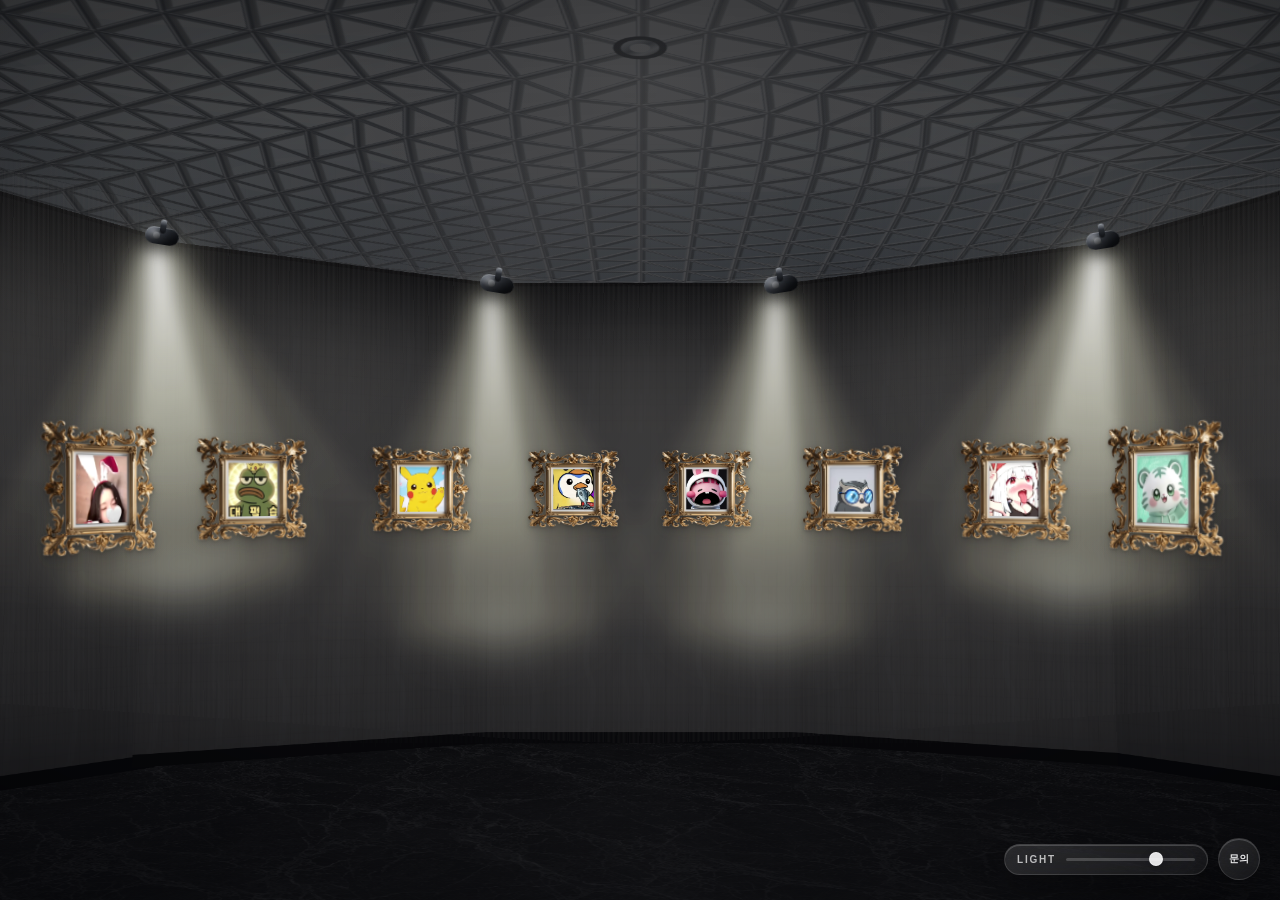
<file: index.html>
<!DOCTYPE html>
<html lang="ko">

<head>
  <meta charset="UTF-8">
  <meta name="viewport" content="width=device-width, initial-scale=1.0">
  <meta http-equiv="Cache-Control" content="no-cache, no-store, must-revalidate">
  <meta http-equiv="Pragma" content="no-cache">
  <meta http-equiv="Expires" content="0">
  <meta name="description" content="액자 속 스티커팩을 둘러보는 Sticker Museum 갤러리입니다.">
  <meta property="og:type" content="website">
  <meta property="og:title" content="Sticker Museum">
  <meta property="og:description" content="액자 속 스티커팩을 둘러보는 Sticker Museum 갤러리입니다.">
  <meta property="og:image" content="https://sticker-museum.vercel.app/site-thumbnail.jpg?v=20260316d">
  <meta property="og:image:width" content="1080">
  <meta property="og:image:height" content="1080">
  <meta property="og:image:alt" content="Sticker Museum thumbnail">
  <meta name="twitter:card" content="summary_large_image">
  <meta name="twitter:title" content="Sticker Museum">
  <meta name="twitter:description" content="액자 속 스티커팩을 둘러보는 Sticker Museum 갤러리입니다.">
  <meta name="twitter:image" content="https://sticker-museum.vercel.app/site-thumbnail.jpg?v=20260316d">
  <title>Sticker Museum</title>
  <link rel="icon" type="image/jpeg" href="./site-thumbnail.jpg?v=20260316d">
  <link rel="apple-touch-icon" href="./site-thumbnail.jpg?v=20260316d">
  <link rel="preload" href="./gallery_scene_wall_refined4.png?v=20260316b" as="image">
  <link rel="stylesheet" href="./gallery.css?v=20260316b">
</head>

<body class="gallery-page">
  <div class="gallery-backdrop" aria-hidden="true">
    <img src="./gallery_scene_wall_refined4.png?v=20260316b" alt="">
  </div>

  <main class="gallery-stage-wrap">
    <h1 class="sr-only">Sticker Museum Gallery</h1>
    <section class="gallery-stage" id="galleryStage" aria-label="스티커 갤러리">
      <div class="gallery-scene-layer" id="gallerySceneLayer">
        <img class="gallery-scene" id="galleryScene" alt="액자가 전시된 스티커 뮤지엄 전경" draggable="false">
        <div class="gallery-light-layer" id="galleryLightLayer" aria-hidden="true"></div>
        <div class="gallery-hit-layer" id="galleryHitLayer" aria-label="전시 액자 목록"></div>
      </div>
    </section>
  </main>

  <aside class="gallery-controls" aria-label="갤러리 조명 조절">
    <label class="gallery-control-panel" for="galleryDarkness">
      <span class="gallery-control-panel__icon" aria-hidden="true">Light</span>
      <input
        class="gallery-control-panel__slider"
        id="galleryDarkness"
        type="range"
        min="0"
        max="100"
        value="72"
        step="1"
        aria-label="배경 어둡기"
      >
    </label>
    <a
      class="gallery-contact-button"
      href="https://t.me/StickerOrnn"
      target="_blank"
      rel="noreferrer noopener"
      aria-label="문의하기"
      title="문의하기"
    >
      문의
    </a>
  </aside>

  <script type="module" src="./gallery.js?v=20260316b"></script>
</body>

</html>
</file>
<file: gallery.css>
:root {
  color-scheme: dark;
  --gallery-scene-scale: 1;
  --gallery-scene-offset-x: 0%;
  --gallery-darkness-level: 0;
  --spotlight-warm-rgb: 255 236 198;
  --spotlight-hot-rgb: 255 249 233;
}

* {
  box-sizing: border-box;
}

html,
body {
  margin: 0;
  min-height: 100%;
}

body {
  overflow: hidden;
  background: #111318;
  color: #fff;
  font-family: -apple-system, BlinkMacSystemFont, "Segoe UI", sans-serif;
}

.gallery-page {
  position: relative;
  min-height: 100vh;
  display: grid;
  place-items: center;
  overflow: hidden;
}

.gallery-backdrop,
.gallery-backdrop::after {
  position: absolute;
  inset: 0;
}

.gallery-backdrop {
  overflow: hidden;
}

.gallery-backdrop img {
  width: 100%;
  height: 100%;
  object-fit: cover;
  filter:
    blur(42px)
    saturate(calc(0.68 - var(--gallery-darkness-level) * 0.08))
    brightness(calc(0.22 - var(--gallery-darkness-level) * 0.08));
  transform: scale(1.06);
}

.gallery-backdrop::after {
  content: "";
  background:
    radial-gradient(circle at 50% 18%, rgba(255, 255, 255, 0.04), transparent 28%),
    linear-gradient(
      180deg,
      rgba(4, 6, 10, calc(0.6 + var(--gallery-darkness-level) * 0.18)),
      rgba(4, 6, 10, calc(0.82 + var(--gallery-darkness-level) * 0.12))
    );
  pointer-events: none;
}

.gallery-stage-wrap {
  position: relative;
  z-index: 1;
  width: 100vw;
  height: 100vh;
}

.gallery-stage {
  position: relative;
  width: 100%;
  height: 100%;
  overflow: hidden;
}

.gallery-scene-layer {
  position: absolute;
  left: 50%;
  top: 50%;
  width: max(100vw, 177.78vh);
  height: max(100vh, 56.25vw);
  transform: translate(calc(-50% + var(--gallery-scene-offset-x)), -50%) scale(var(--gallery-scene-scale));
  transform-origin: center center;
}

.gallery-scene {
  position: absolute;
  inset: 0;
  width: 100%;
  height: 100%;
  display: block;
  object-fit: fill;
  filter:
    brightness(calc(0.58 - var(--gallery-darkness-level) * 0.18))
    saturate(calc(0.82 - var(--gallery-darkness-level) * 0.08))
    contrast(1.02);
  user-select: none;
  -webkit-user-drag: none;
}

.gallery-light-layer {
  position: absolute;
  inset: 0;
  pointer-events: none;
  z-index: 2;
  overflow: visible;
}

.gallery-light-layer::before {
  content: "";
  position: absolute;
  inset: 0;
  background:
    radial-gradient(circle at 18% 24%, rgba(255, 246, 224, 0.05), transparent 24%),
    radial-gradient(circle at 82% 24%, rgba(255, 246, 224, 0.05), transparent 24%),
    radial-gradient(circle at 50% 10%, rgba(255, 252, 240, 0.03), transparent 24%),
    linear-gradient(
      180deg,
      rgba(5, 6, 11, calc(0.24 + var(--gallery-darkness-level) * 0.18)),
      rgba(5, 6, 11, calc(0.42 + var(--gallery-darkness-level) * 0.22))
    );
}

.gallery-light-map {
  position: absolute;
  inset: 0;
  width: 100%;
  height: 100%;
  display: block;
  pointer-events: none;
  object-fit: fill;
  filter: blur(8px) saturate(1.1) brightness(1.04);
  mix-blend-mode: screen;
  opacity: 0.94;
  transform: translateZ(0);
}

.gallery-light-fixture {
  position: absolute;
  width: clamp(34px, 2.35vw, 46px);
  height: clamp(17px, 1.15vw, 22px);
  border-radius: 999px;
  transform: translate(-50%, -50%) rotate(var(--fixture-rotate, 0deg));
  background:
    radial-gradient(circle at 24% 34%, rgba(255, 255, 255, 0.28), transparent 26%),
    linear-gradient(145deg, rgba(138, 144, 154, 0.98), rgba(54, 58, 65, 0.98) 34%, rgba(15, 17, 21, 0.98) 76%, rgba(7, 8, 10, 0.98));
  box-shadow:
    inset 0 1px 0 rgba(255, 255, 255, 0.22),
    inset -10px -6px 12px rgba(0, 0, 0, 0.26),
    0 8px 14px rgba(0, 0, 0, 0.26);
  pointer-events: none;
}

.gallery-light-fixture::before {
  content: "";
  position: absolute;
  left: 50%;
  top: -50%;
  width: clamp(6px, 0.44vw, 8px);
  height: clamp(14px, 0.9vw, 18px);
  transform: translateX(-50%);
  border-radius: 999px;
  background: linear-gradient(180deg, rgba(150, 156, 165, 0.9), rgba(40, 43, 49, 0.96) 42%, rgba(12, 14, 17, 0.98));
  box-shadow: inset 0 1px 0 rgba(255, 255, 255, 0.18);
}

.gallery-light-fixture::after {
  content: "";
  position: absolute;
  left: 24%;
  top: 28%;
  width: 20%;
  height: 44%;
  border-radius: 999px;
  background: linear-gradient(180deg, rgba(255, 255, 255, 0.24), rgba(255, 236, 198, 0.08));
  box-shadow:
    0 0 18px rgba(255, 246, 221, 0.18),
    0 0 28px rgba(255, 236, 198, 0.08);
}

.gallery-hit-layer {
  position: absolute;
  inset: 0;
  overflow: visible;
  pointer-events: none;
  z-index: 3;
}

.gallery-hotspot {
  position: absolute;
  display: block;
  border: 0;
  background: transparent;
  color: inherit;
  cursor: pointer;
  text-decoration: none;
  pointer-events: auto;
  -webkit-tap-highlight-color: transparent;
  transform: perspective(900px) rotateY(var(--slot-tilt-y, 0deg)) rotateZ(var(--slot-tilt-z, 0deg)) scale(var(--slot-scale, 1));
  transform-origin: var(--slot-origin-x, 50%) 50%;
  transition: transform 0.18s ease, filter 0.18s ease, opacity 0.18s ease;
  will-change: transform, filter, opacity;
  z-index: 2;
  filter:
    brightness(var(--slot-lightness, 0.78))
    saturate(var(--slot-saturation, 0.94))
    drop-shadow(0 4px 7px rgba(24, 18, 10, 0.16))
    drop-shadow(0 1px 2px rgba(18, 12, 8, 0.14));
}

.gallery-hotspot::before {
  content: "";
  position: absolute;
  inset: 10% 14% 9%;
  border-radius: 18px;
  background:
    radial-gradient(ellipse at center, rgba(12, 9, 7, 0.28) 0%, rgba(12, 9, 7, 0.16) 34%, rgba(12, 9, 7, 0.06) 56%, rgba(12, 9, 7, 0) 76%);
  filter: blur(10px);
  transform: translateY(6px) scale(0.96);
  transform-origin: center center;
  pointer-events: none;
  z-index: 0;
}

.gallery-hotspot:focus-visible {
  outline: none;
}

.gallery-hotspot:hover,
.gallery-hotspot:focus-visible {
  z-index: 4;
  transform: perspective(900px) rotateY(var(--slot-tilt-y, 0deg)) rotateZ(var(--slot-tilt-z, 0deg)) translateY(-2px) scale(var(--slot-hover-scale, 1.03));
  filter:
    brightness(var(--slot-lightness-hover, 0.86))
    saturate(var(--slot-saturation-hover, 0.98))
    drop-shadow(0 6px 10px rgba(24, 18, 10, 0.2))
    drop-shadow(0 2px 4px rgba(18, 12, 8, 0.16));
}

.gallery-hotspot:hover::before,
.gallery-hotspot:focus-visible::before {
  filter: blur(12px);
  transform: translateY(7px) scale(0.98);
}

.gallery-hotspot--lit {
  --slot-lightness: 1.03;
  --slot-saturation: 1.01;
  --slot-lightness-hover: 1.06;
  --slot-saturation-hover: 1.03;
}

.gallery-hotspot__art {
  position: absolute;
  display: block;
  overflow: hidden;
  z-index: 1;
  background: #efebe4;
  box-shadow:
    inset 0 0 0 1px rgba(58, 44, 30, 0.08),
    inset 0 8px 14px rgba(255, 255, 255, 0.06);
}

.gallery-hotspot__art-media {
  position: absolute;
  inset: 0;
  width: 100%;
  height: 100%;
  display: block;
  object-fit: cover;
  object-position: center center;
  transform: scale(1.05);
  filter: saturate(1.02) contrast(1.02);
  user-select: none;
  -webkit-user-drag: none;
}

.gallery-hotspot__frame {
  position: absolute;
  inset: 0;
  width: 100%;
  height: 100%;
  display: block;
  object-fit: contain;
  z-index: 2;
  user-select: none;
  -webkit-user-drag: none;
  pointer-events: none;
  filter:
    drop-shadow(0 1px 1px rgba(0, 0, 0, 0.12))
    drop-shadow(0 2px 3px rgba(18, 12, 8, 0.08));
}

.gallery-spotlight {
  position: absolute;
  pointer-events: none;
  transform: rotate(var(--spot-rotate, 0deg));
  transform-origin: top center;
  opacity: 0.98;
  filter: blur(9px) saturate(1.04) brightness(1.01);
  --spot-intensity: 1;
  --spot-haze-width: 94%;
  --spot-core-width: 36%;
  --spot-rim-width: 80%;
  --spot-pool-width: 76%;
  --spot-pool-lift: -2%;
  --spot-head-rotate: 0deg;
  --spot-head-scale: 1;
  --spot-flare-shift: 0%;
  --spot-breath-duration: 8.6s;
  --spot-dust-duration: 15s;
}

.gallery-spotlight__stem,
.gallery-spotlight__yoke,
.gallery-spotlight__head,
.gallery-spotlight__lens,
.gallery-spotlight__bloom,
.gallery-spotlight__beam-haze,
.gallery-spotlight__beam-core,
.gallery-spotlight__beam-rim,
.gallery-spotlight__beam-dust,
.gallery-spotlight__pool,
.gallery-spotlight__reflect {
  position: absolute;
  left: 50%;
  transform: translateX(-50%);
}

.gallery-spotlight__stem {
  top: -1.6%;
  width: clamp(6px, 0.45vw, 8px);
  height: 14%;
  border-radius: 999px;
  background: linear-gradient(180deg, rgba(148, 154, 163, 0.92), rgba(42, 46, 52, 0.96) 38%, rgba(9, 11, 14, 0.98));
  box-shadow:
    inset 0 1px 0 rgba(255, 255, 255, 0.24),
    0 6px 12px rgba(0, 0, 0, 0.3);
}

.gallery-spotlight__stem::after {
  content: "";
  position: absolute;
  left: 50%;
  bottom: -9%;
  width: clamp(16px, 1vw, 20px);
  height: clamp(6px, 0.42vw, 8px);
  transform: translateX(-50%);
  border-radius: 999px;
  background: linear-gradient(180deg, rgba(134, 139, 148, 0.82), rgba(32, 35, 40, 0.94));
  box-shadow: 0 2px 6px rgba(0, 0, 0, 0.24);
}

.gallery-spotlight__yoke {
  top: 5.8%;
  width: clamp(36px, 2.7vw, 48px);
  height: clamp(16px, 1.15vw, 22px);
  border-width: 0 2px 2px;
  border-style: solid;
  border-color: rgba(135, 142, 150, 0.54) rgba(58, 62, 68, 0.78) rgba(16, 18, 22, 0.88);
  border-radius: 0 0 18px 18px;
  transform: translateX(-50%) rotate(var(--spot-head-rotate));
  background: linear-gradient(180deg, rgba(255, 255, 255, 0.06), rgba(18, 20, 24, 0.18));
  box-shadow:
    inset 0 1px 0 rgba(255, 255, 255, 0.12),
    0 6px 10px rgba(0, 0, 0, 0.22);
}

.gallery-spotlight__head {
  top: 7.4%;
  width: clamp(40px, 3.4vw, 58px);
  height: clamp(18px, 1.7vw, 28px);
  transform: translateX(-50%) rotate(var(--spot-head-rotate)) scale(var(--spot-head-scale));
  border-radius: 999px;
  background:
    radial-gradient(circle at 24% 28%, rgba(255, 255, 255, 0.34), transparent 22%),
    linear-gradient(140deg, rgba(126, 132, 142, 0.96), rgba(56, 61, 69, 0.98) 32%, rgba(18, 20, 24, 0.98) 74%, rgba(7, 8, 10, 0.98));
  box-shadow:
    inset 0 1px 0 rgba(255, 255, 255, 0.28),
    inset -12px -8px 14px rgba(0, 0, 0, 0.3),
    0 10px 18px rgba(0, 0, 0, 0.34);
}

.gallery-spotlight__head::before {
  content: "";
  position: absolute;
  inset: 18% 10% auto auto;
  width: 42%;
  height: 64%;
  border-radius: 999px;
  background:
    repeating-linear-gradient(
      90deg,
      rgba(255, 255, 255, 0.12) 0 2px,
      rgba(0, 0, 0, 0.08) 2px 4px
    ),
    linear-gradient(180deg, rgba(58, 62, 68, 0.82), rgba(18, 20, 24, 0.88));
  opacity: 0.74;
}

.gallery-spotlight__head::after {
  content: "";
  position: absolute;
  left: 10%;
  top: 22%;
  width: 24%;
  height: 56%;
  border-radius: 999px;
  background: linear-gradient(180deg, rgba(255, 255, 255, 0.22), rgba(24, 26, 30, 0.12));
  opacity: 0.72;
}

.gallery-spotlight__lens {
  top: 10.6%;
  width: clamp(16px, 1.18vw, 20px);
  height: clamp(8px, 0.58vw, 11px);
  transform: translateX(calc(-50% + var(--spot-flare-shift)));
  border-radius: 999px;
  background:
    radial-gradient(circle at 50% 34%, rgba(255, 255, 255, 0.88), rgba(255, 236, 191, 0.82) 34%, rgba(86, 104, 122, 0.6) 68%, rgba(6, 7, 10, 0.94) 100%);
  box-shadow:
    0 0 18px rgba(255, 248, 225, 0.32),
    0 0 30px rgba(255, 232, 183, 0.12);
  mix-blend-mode: screen;
}

.gallery-spotlight__bloom {
  top: 8.4%;
  width: clamp(38px, 3vw, 54px);
  height: clamp(18px, 1.4vw, 24px);
  transform: translateX(calc(-50% + var(--spot-flare-shift)));
  border-radius: 50%;
  background: radial-gradient(ellipse at center, rgba(255, 249, 233, 0.42), rgba(255, 236, 198, 0.18) 44%, rgba(255, 236, 198, 0) 74%);
  filter: blur(8px);
  mix-blend-mode: screen;
  opacity: calc(0.88 * var(--spot-intensity));
}

.gallery-spotlight__beam-haze,
.gallery-spotlight__beam-core,
.gallery-spotlight__beam-rim,
.gallery-spotlight__beam-dust,
.gallery-spotlight__pool,
.gallery-spotlight__reflect {
  transform-origin: top center;
  mix-blend-mode: screen;
  overflow: visible;
  isolation: isolate;
}

.gallery-spotlight__beam-haze {
  top: 12%;
  width: var(--spot-haze-width);
  height: 92%;
  clip-path: polygon(45% 0%, 55% 0%, 100% 100%, 0% 100%);
  background:
    linear-gradient(90deg, rgba(255, 236, 198, 0) 0%, rgba(255, 236, 198, 0.08) 18%, rgba(255, 236, 198, 0.18) 50%, rgba(255, 236, 198, 0.08) 82%, rgba(255, 236, 198, 0) 100%),
    radial-gradient(ellipse at 50% 8%, rgba(255, 249, 233, 0.22), rgba(255, 249, 233, 0.08) 24%, rgba(255, 249, 233, 0) 52%),
    radial-gradient(ellipse at center, rgba(255, 240, 206, 0.2) 0%, rgba(255, 236, 198, 0.14) 32%, rgba(255, 236, 198, 0.06) 58%, rgba(255, 236, 198, 0) 82%),
    linear-gradient(180deg, rgba(255, 236, 198, 0.2) 0%, rgba(255, 236, 198, 0.13) 26%, rgba(255, 236, 198, 0.06) 56%, rgba(255, 236, 198, 0) 100%);
  filter: blur(54px);
  opacity: calc(0.56 * var(--spot-intensity));
  -webkit-mask-image: radial-gradient(ellipse 96% 100% at 50% 0%, rgba(0, 0, 0, 0.96) 0%, rgba(0, 0, 0, 0.84) 18%, rgba(0, 0, 0, 0.58) 44%, rgba(0, 0, 0, 0.2) 74%, transparent 100%);
  mask-image: radial-gradient(ellipse 96% 100% at 50% 0%, rgba(0, 0, 0, 0.96) 0%, rgba(0, 0, 0, 0.84) 18%, rgba(0, 0, 0, 0.58) 44%, rgba(0, 0, 0, 0.2) 74%, transparent 100%);
  animation: galleryBeamBreath var(--spot-breath-duration) ease-in-out infinite;
}

.gallery-spotlight__beam-haze::before {
  content: "";
  position: absolute;
  inset: -8% -24% 6%;
  background:
    linear-gradient(90deg, rgba(255, 236, 198, 0) 0%, rgba(255, 241, 209, 0.16) 22%, rgba(255, 243, 213, 0.26) 50%, rgba(255, 241, 209, 0.16) 78%, rgba(255, 236, 198, 0) 100%),
    linear-gradient(180deg, rgba(255, 243, 213, 0.16) 0%, rgba(255, 236, 198, 0.08) 46%, rgba(255, 236, 198, 0) 100%);
  filter: blur(40px);
  opacity: 0.7;
}

.gallery-spotlight__beam-haze::after {
  content: "";
  position: absolute;
  inset: -2% -16% 6%;
  background: radial-gradient(ellipse at center, rgba(255, 246, 221, 0.24), rgba(255, 236, 198, 0.08) 46%, rgba(255, 236, 198, 0) 76%);
  filter: blur(34px);
  opacity: 0.7;
}

.gallery-spotlight__beam-core {
  top: 14%;
  width: var(--spot-core-width);
  height: 86%;
  clip-path: polygon(44.8% 0%, 55.2% 0%, 81% 100%, 19% 100%);
  background:
    linear-gradient(90deg, rgba(255, 249, 233, 0) 0%, rgba(255, 249, 233, 0.18) 20%, rgba(255, 249, 233, 0.34) 50%, rgba(255, 249, 233, 0.18) 80%, rgba(255, 249, 233, 0) 100%),
    radial-gradient(ellipse at 50% 0%, rgba(255, 255, 255, 0.34), rgba(255, 255, 255, 0.1) 28%, rgba(255, 255, 255, 0) 64%),
    radial-gradient(ellipse at center, rgba(255, 248, 226, 0.42) 0%, rgba(255, 242, 214, 0.28) 34%, rgba(255, 236, 198, 0.12) 58%, rgba(255, 236, 198, 0) 78%),
    linear-gradient(180deg, rgba(255, 249, 233, 0.48) 0%, rgba(255, 243, 213, 0.24) 24%, rgba(255, 236, 198, 0.09) 62%, rgba(255, 236, 198, 0) 100%);
  filter: blur(34px);
  opacity: calc(0.62 * var(--spot-intensity));
  -webkit-mask-image: radial-gradient(ellipse 122% 100% at 50% 0%, rgba(0, 0, 0, 0.92) 0%, rgba(0, 0, 0, 0.76) 24%, rgba(0, 0, 0, 0.44) 52%, rgba(0, 0, 0, 0.12) 82%, transparent 100%);
  mask-image: radial-gradient(ellipse 122% 100% at 50% 0%, rgba(0, 0, 0, 0.92) 0%, rgba(0, 0, 0, 0.76) 24%, rgba(0, 0, 0, 0.44) 52%, rgba(0, 0, 0, 0.12) 82%, transparent 100%);
  animation: galleryBeamBreath calc(var(--spot-breath-duration) - 1.3s) ease-in-out infinite reverse;
}

.gallery-spotlight__beam-core::before {
  content: "";
  position: absolute;
  inset: -10% -42% 4%;
  background:
    linear-gradient(90deg, rgba(255, 249, 233, 0) 0%, rgba(255, 249, 233, 0.22) 20%, rgba(255, 252, 241, 0.42) 50%, rgba(255, 249, 233, 0.22) 80%, rgba(255, 249, 233, 0) 100%),
    linear-gradient(180deg, rgba(255, 252, 241, 0.24) 0%, rgba(255, 241, 209, 0.12) 40%, rgba(255, 236, 198, 0) 100%);
  filter: blur(52px);
  opacity: 0.78;
}

.gallery-spotlight__beam-core::after {
  content: "";
  position: absolute;
  inset: -10% -38% 6%;
  background: radial-gradient(ellipse at center, rgba(255, 250, 236, 0.34), rgba(255, 240, 206, 0.12) 42%, rgba(255, 236, 198, 0) 74%);
  filter: blur(44px);
  opacity: 0.5;
}

.gallery-spotlight__beam-rim {
  top: 14%;
  width: var(--spot-rim-width);
  height: 86%;
  clip-path: polygon(44% 0%, 56% 0%, 96% 100%, 4% 100%);
  background:
    radial-gradient(ellipse at center, rgba(255, 246, 221, 0.14) 0%, rgba(255, 240, 206, 0.08) 38%, rgba(255, 240, 206, 0) 72%),
    linear-gradient(90deg, rgba(255, 249, 233, 0) 0%, rgba(255, 249, 233, 0.14) 20%, rgba(255, 249, 233, 0.03) 34%, rgba(255, 249, 233, 0.03) 66%, rgba(255, 249, 233, 0.14) 80%, rgba(255, 249, 233, 0) 100%),
    linear-gradient(180deg, rgba(255, 249, 233, 0.12) 0%, rgba(255, 249, 233, 0.04) 36%, rgba(255, 249, 233, 0) 86%);
  filter: blur(28px);
  opacity: calc(0.32 * var(--spot-intensity));
  -webkit-mask-image: radial-gradient(ellipse 118% 100% at 50% 0%, rgba(0, 0, 0, 0.82) 0%, rgba(0, 0, 0, 0.58) 28%, rgba(0, 0, 0, 0.28) 56%, rgba(0, 0, 0, 0.08) 80%, transparent 100%);
  mask-image: radial-gradient(ellipse 118% 100% at 50% 0%, rgba(0, 0, 0, 0.82) 0%, rgba(0, 0, 0, 0.58) 28%, rgba(0, 0, 0, 0.28) 56%, rgba(0, 0, 0, 0.08) 80%, transparent 100%);
}

.gallery-spotlight__beam-rim::before {
  content: "";
  position: absolute;
  inset: -8% -18% 10%;
  background: linear-gradient(90deg, rgba(255, 241, 209, 0) 0%, rgba(255, 241, 209, 0.12) 20%, rgba(255, 241, 209, 0.2) 50%, rgba(255, 241, 209, 0.12) 80%, rgba(255, 241, 209, 0) 100%);
  filter: blur(34px);
  opacity: 0.66;
}

.gallery-spotlight__beam-dust {
  top: 17%;
  width: calc(var(--spot-haze-width) - 6%);
  height: 72%;
  clip-path: polygon(46% 0%, 54% 0%, 92% 100%, 8% 100%);
  background:
    radial-gradient(circle at 18% 16%, rgba(255, 249, 233, 0.24) 0, rgba(255, 249, 233, 0.24) 1px, rgba(255, 249, 233, 0) 3px),
    radial-gradient(circle at 67% 28%, rgba(255, 249, 233, 0.18) 0, rgba(255, 249, 233, 0.18) 1px, rgba(255, 249, 233, 0) 3px),
    radial-gradient(circle at 34% 44%, rgba(255, 236, 198, 0.2) 0, rgba(255, 236, 198, 0.2) 1px, rgba(255, 236, 198, 0) 4px),
    radial-gradient(circle at 58% 56%, rgba(255, 249, 233, 0.16) 0, rgba(255, 249, 233, 0.16) 1px, rgba(255, 249, 233, 0) 4px),
    radial-gradient(circle at 44% 74%, rgba(255, 236, 198, 0.18) 0, rgba(255, 236, 198, 0.18) 1px, rgba(255, 236, 198, 0) 4px),
    radial-gradient(circle at 78% 68%, rgba(255, 249, 233, 0.15) 0, rgba(255, 249, 233, 0.15) 1px, rgba(255, 249, 233, 0) 4px);
  filter: blur(1.5px);
  opacity: calc(0.24 * var(--spot-intensity));
  animation: galleryDustFloat var(--spot-dust-duration) linear infinite alternate;
}

.gallery-spotlight__pool {
  bottom: var(--spot-pool-lift);
  width: var(--spot-pool-width);
  height: 26%;
  border-radius: 50%;
  background:
    radial-gradient(ellipse at center, rgba(255, 249, 233, 0.26) 0%, rgba(255, 241, 209, 0.16) 24%, rgba(255, 236, 198, 0.08) 46%, rgba(255, 236, 198, 0) 76%),
    radial-gradient(ellipse at 50% 58%, rgba(255, 231, 175, 0.2) 0%, rgba(255, 231, 175, 0.08) 28%, rgba(255, 231, 175, 0) 54%);
  filter: blur(28px);
  opacity: calc(0.84 * var(--spot-intensity));
}

.gallery-spotlight__pool::before {
  content: "";
  position: absolute;
  inset: 20% 28% 34%;
  border-radius: 50%;
  background: radial-gradient(circle at center, rgba(255, 252, 241, 0.62), rgba(255, 246, 221, 0.12) 54%, rgba(255, 246, 221, 0) 72%);
  filter: blur(8px);
}

.gallery-spotlight__reflect {
  top: 58%;
  width: calc(var(--spot-pool-width) + 10%);
  height: 38%;
  background:
    linear-gradient(180deg, rgba(255, 249, 233, 0) 0%, rgba(255, 249, 233, 0.05) 42%, rgba(255, 236, 198, 0.1) 74%, rgba(255, 236, 198, 0) 100%),
    radial-gradient(ellipse at 50% 84%, rgba(255, 249, 233, 0.14) 0%, rgba(255, 236, 198, 0.04) 28%, rgba(255, 236, 198, 0) 62%);
  filter: blur(30px);
  opacity: calc(0.58 * var(--spot-intensity));
}

@keyframes galleryBeamBreath {
  0%,
  100% {
    opacity: calc(0.8 * var(--spot-intensity));
    transform: translateX(-50%) scaleX(0.985) scaleY(1);
  }

  50% {
    opacity: calc(0.92 * var(--spot-intensity));
    transform: translateX(-50%) scaleX(1.02) scaleY(1.02);
  }
}

@keyframes galleryDustFloat {
  0% {
    transform: translateX(-50%) translateY(0) scale(1);
  }

  50% {
    transform: translateX(-49.5%) translateY(-1.4%) scale(1.02);
  }

  100% {
    transform: translateX(-50.5%) translateY(1%) scale(0.99);
  }
}

.gallery-controls {
  position: fixed;
  right: 20px;
  bottom: 20px;
  z-index: 8;
  display: flex;
  align-items: center;
  gap: 10px;
}

.gallery-control-panel,
.gallery-contact-button {
  backdrop-filter: blur(18px) saturate(140%);
  -webkit-backdrop-filter: blur(18px) saturate(140%);
  background: linear-gradient(135deg, rgba(255, 255, 255, 0.12), rgba(255, 255, 255, 0.05));
  border: 1px solid rgba(255, 255, 255, 0.12);
  box-shadow:
    inset 0 1px 0 rgba(255, 255, 255, 0.18),
    0 16px 28px rgba(0, 0, 0, 0.2);
}

.gallery-control-panel {
  display: flex;
  align-items: center;
  gap: 10px;
  min-width: 170px;
  padding: 9px 12px;
  border-radius: 999px;
}

.gallery-control-panel__icon {
  flex: 0 0 auto;
  font-size: 10px;
  font-weight: 700;
  letter-spacing: 0.18em;
  text-transform: uppercase;
  color: rgba(255, 255, 255, 0.7);
}

.gallery-control-panel__slider {
  flex: 1;
  margin: 0;
  appearance: none;
  height: 3px;
  border-radius: 999px;
  background: rgba(255, 255, 255, 0.18);
  outline: none;
}

.gallery-control-panel__slider::-webkit-slider-thumb {
  appearance: none;
  width: 14px;
  height: 14px;
  border-radius: 50%;
  background: rgba(255, 255, 255, 0.88);
  border: 1px solid rgba(255, 255, 255, 0.46);
  box-shadow: 0 4px 10px rgba(0, 0, 0, 0.22);
  cursor: pointer;
}

.gallery-control-panel__slider::-moz-range-thumb {
  width: 14px;
  height: 14px;
  border-radius: 50%;
  background: rgba(255, 255, 255, 0.88);
  border: 1px solid rgba(255, 255, 255, 0.46);
  box-shadow: 0 4px 10px rgba(0, 0, 0, 0.22);
  cursor: pointer;
}

.gallery-contact-button {
  display: grid;
  place-items: center;
  width: 42px;
  height: 42px;
  border-radius: 50%;
  color: rgba(255, 255, 255, 0.92);
  font-size: 10px;
  font-weight: 700;
  letter-spacing: 0.04em;
  text-decoration: none;
  transition: transform 0.18s ease, background-color 0.18s ease, border-color 0.18s ease;
}

.gallery-contact-button:hover,
.gallery-contact-button:focus-visible {
  transform: translateY(-1px);
  border-color: rgba(255, 255, 255, 0.2);
  background: linear-gradient(135deg, rgba(255, 255, 255, 0.16), rgba(255, 255, 255, 0.08));
}

.sr-only {
  position: absolute;
  width: 1px;
  height: 1px;
  padding: 0;
  margin: -1px;
  overflow: hidden;
  clip: rect(0, 0, 0, 0);
  white-space: nowrap;
  border: 0;
}

@media (max-width: 900px) {
  .gallery-hotspot:hover,
  .gallery-hotspot:focus-visible {
    transform: perspective(900px) rotateY(var(--slot-tilt-y, 0deg)) rotateZ(var(--slot-tilt-z, 0deg)) translateY(-2px) scale(var(--slot-scale, 1));
  }

  .gallery-spotlight {
    opacity: 0.92;
    filter: blur(7px) saturate(1.03) brightness(1.01);
  }

  .gallery-light-map {
    inset: 0;
    width: 100%;
    height: 100%;
    filter: blur(6px) saturate(1.06) brightness(1.03);
    opacity: 0.9;
  }

  .gallery-controls {
    right: 14px;
    bottom: 14px;
    gap: 8px;
  }

  .gallery-control-panel {
    min-width: 144px;
    padding: 8px 10px;
  }
}

@media (prefers-reduced-motion: reduce) {
  .gallery-spotlight__beam-haze,
  .gallery-spotlight__beam-core,
  .gallery-spotlight__beam-dust {
    animation: none;
  }
}
</file>
